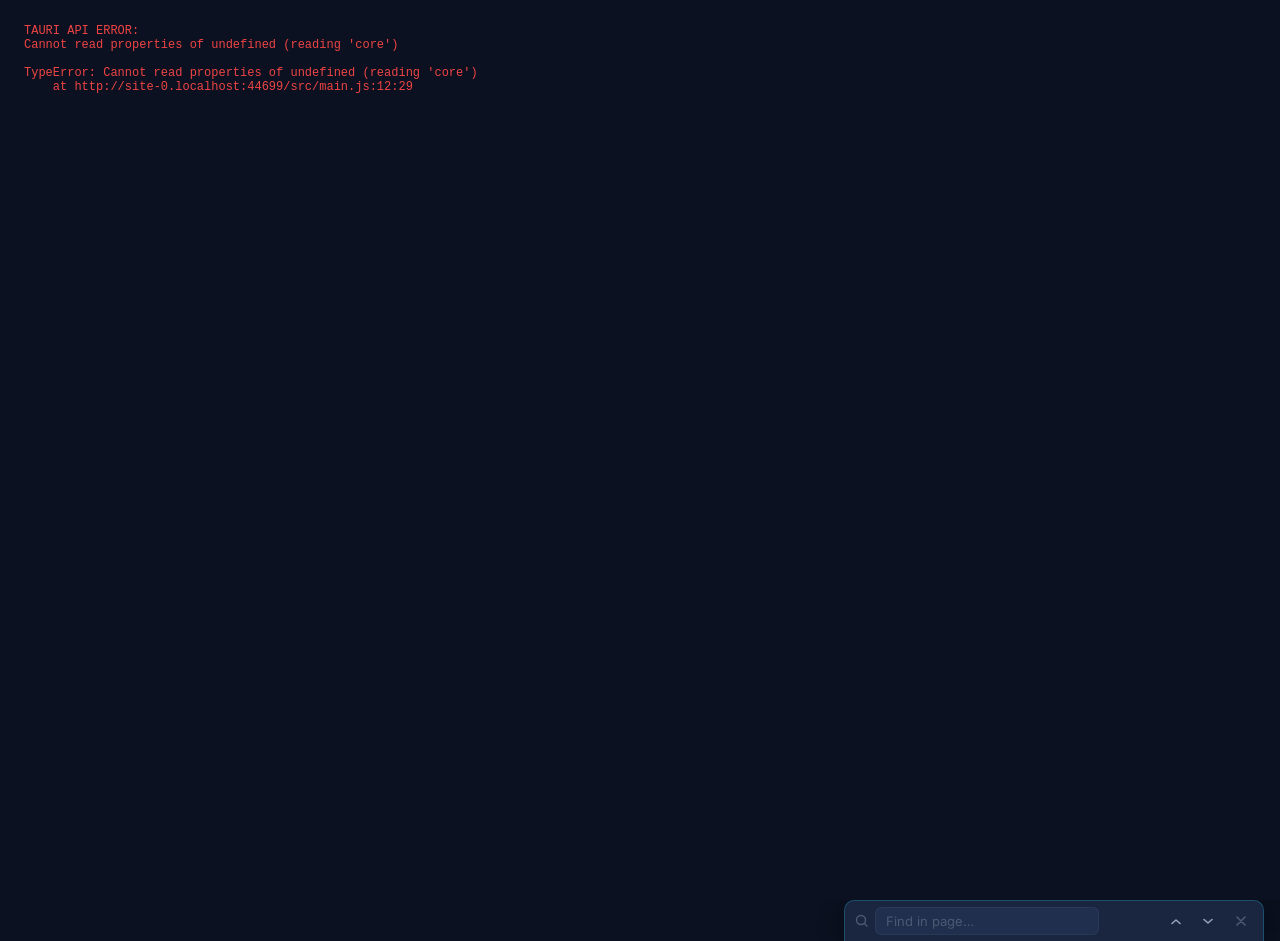
<file: src/index.html>
<!DOCTYPE html>
<html lang="es">
<head>
  <meta charset="UTF-8" />
  <meta name="viewport" content="width=device-width, initial-scale=1.0" />
  <title>Nexcape</title>
  <meta name="description" content="Nexcape Browser — Explore the web, not be watched by it." />
  <link rel="stylesheet" href="styles.css" />
</head>
<body>
  <div id="app">

    <!-- ── Tab Bar ──────────────────────────────────────── -->
    <div id="tab-bar" role="tablist" aria-label="Browser tabs">
      <!-- Tabs rendered by JS -->
      <button id="tab-new-btn" class="tab-new-btn" title="New tab (Ctrl+T)" aria-label="Open new tab">
        <svg width="13" height="13" viewBox="0 0 13 13" fill="none">
          <path d="M6.5 1v11M1 6.5h11" stroke="currentColor" stroke-width="1.8" stroke-linecap="round"/>
        </svg>
      </button>
    </div>

    <!-- ── Toolbar ──────────────────────────────────────── -->
    <div id="toolbar" role="toolbar" aria-label="Navigation toolbar">

      <!-- Nav group -->
      <div class="toolbar-group nav-group">
        <button id="btn-back" class="nav-btn" title="Go back (Alt+←)" aria-label="Go back" disabled>
          <svg width="16" height="16" viewBox="0 0 16 16" fill="none">
            <path d="M10 3L5 8l5 5" stroke="currentColor" stroke-width="1.8" stroke-linecap="round" stroke-linejoin="round"/>
          </svg>
        </button>
        <button id="btn-forward" class="nav-btn" title="Go forward (Alt+→)" aria-label="Go forward" disabled>
          <svg width="16" height="16" viewBox="0 0 16 16" fill="none">
            <path d="M6 3l5 5-5 5" stroke="currentColor" stroke-width="1.8" stroke-linecap="round" stroke-linejoin="round"/>
          </svg>
        </button>
        <button id="btn-reload" class="nav-btn reload-btn" title="Reload (F5)" aria-label="Reload page">
          <svg width="15" height="15" viewBox="0 0 15 15" fill="none">
            <path d="M13 2.5A6.5 6.5 0 1 1 8 1" stroke="currentColor" stroke-width="1.7" stroke-linecap="round"/>
            <path d="M8 1l2.5 2.5L8 6" stroke="currentColor" stroke-width="1.7" stroke-linecap="round" stroke-linejoin="round"/>
          </svg>
        </button>
        <button id="btn-home" class="nav-btn" title="New tab" aria-label="Home">
          <svg width="15" height="15" viewBox="0 0 15 15" fill="none">
            <path d="M1.5 6.5L7.5 1.5l6 5V13a.5.5 0 0 1-.5.5h-3.5v-4h-4v4H2a.5.5 0 0 1-.5-.5V6.5z" stroke="currentColor" stroke-width="1.5" stroke-linejoin="round"/>
          </svg>
        </button>
      </div>

      <!-- Address bar -->
      <div id="address-bar-wrap">
        <button class="address-bar-security" id="security-btn" aria-label="Site security info" tabindex="-1">
          <svg id="security-icon" width="12" height="12" viewBox="0 0 12 12" fill="none">
            <path d="M6 1L2 3v3c0 2.2 1.7 4.3 4 4.8C8.3 10.3 10 8.2 10 6V3L6 1z" stroke="currentColor" stroke-width="1.3" stroke-linejoin="round"/>
          </svg>
        </button>
        <input
          id="address-bar"
          type="text"
          placeholder="Search or enter a URL..."
          autocomplete="off"
          spellcheck="false"
          aria-label="Address bar"
          role="combobox"
          aria-autocomplete="list"
          aria-controls="suggestions"
          aria-expanded="false"
        />
        <span id="zoom-indicator" class="zoom-indicator" hidden>100%</span>
        <button id="btn-bookmark" class="address-bar-bookmark" title="Bookmark this page (Ctrl+D)" aria-label="Add bookmark">
          <svg width="14" height="14" viewBox="0 0 14 14" fill="none">
            <path id="bookmark-path" d="M3 2h8a.5.5 0 0 1 .5.5v10l-4.5-3-4.5 3V2.5A.5.5 0 0 1 3 2z" stroke="currentColor" stroke-width="1.4" stroke-linejoin="round"/>
          </svg>
        </button>
        <div id="suggestions" role="listbox" aria-label="Suggestions"></div>
      </div>

      <!-- Right-side buttons -->
      <div class="toolbar-right">
        <button id="btn-find" class="nav-btn" title="Find in page (Ctrl+F)" aria-label="Find in page">
          <svg width="15" height="15" viewBox="0 0 15 15" fill="none">
            <circle cx="6.5" cy="6.5" r="4.5" stroke="currentColor" stroke-width="1.4"/>
            <path d="M10 10l3 3" stroke="currentColor" stroke-width="1.4" stroke-linecap="round"/>
          </svg>
        </button>
        <div class="toolbar-separator"></div>
        <button id="btn-sidebar" class="nav-btn" title="Bookmarks &amp; History" aria-label="Toggle sidebar">
          <svg width="15" height="15" viewBox="0 0 15 15" fill="none">
            <rect x="1.5" y="2" width="12" height="11" rx="1.5" stroke="currentColor" stroke-width="1.4"/>
            <path d="M6 2v11" stroke="currentColor" stroke-width="1.4"/>
            <path d="M8.5 5.5h3M8.5 7.5h3M8.5 9.5h2" stroke="currentColor" stroke-width="1.2" stroke-linecap="round"/>
          </svg>
        </button>
        <button id="btn-settings" class="nav-btn" title="Settings" aria-label="Settings">
          <svg width="15" height="15" viewBox="0 0 15 15" fill="none">
            <circle cx="7.5" cy="7.5" r="2" stroke="currentColor" stroke-width="1.4"/>
            <path d="M7.5 1.5v1M7.5 12.5v1M1.5 7.5h1M12.5 7.5h1M3.4 3.4l.7.7M10.9 10.9l.7.7M3.4 11.6l.7-.7M10.9 4.1l.7-.7" stroke="currentColor" stroke-width="1.4" stroke-linecap="round"/>
          </svg>
        </button>
      </div>
    </div>

    <!-- ── Progress Bar ─────────────────────────────────── -->
    <div id="progress-bar" role="progressbar" aria-hidden="true"></div>

    <!-- ── Content Area ─────────────────────────────────── -->
    <div id="content">
      <div id="no-tabs-placeholder" class="visible">
        <div style="font-size:40px;opacity:0.2">🌌</div>
        <p style="color:var(--text-muted);font-size:13px">Press Ctrl+T to open a new tab</p>
      </div>
    </div>

    <!-- ── Find Bar ──────────────────────────────────────── -->
    <div id="find-bar" hidden aria-label="Find in page">
      <svg class="find-bar-icon" width="14" height="14" viewBox="0 0 14 14" fill="none">
        <circle cx="6" cy="6" r="4.5" stroke="currentColor" stroke-width="1.4"/>
        <path d="M9.5 9.5l2.5 2.5" stroke="currentColor" stroke-width="1.4" stroke-linecap="round"/>
      </svg>
      <input id="find-input" type="text" placeholder="Find in page…" autocomplete="off" spellcheck="false" />
      <span id="find-count" class="find-count"></span>
      <button id="find-prev" class="find-nav-btn" title="Previous (Shift+Enter)">
        <svg width="10" height="7" viewBox="0 0 10 7" fill="none">
          <path d="M1 5.5L5 2l4 3.5" stroke="currentColor" stroke-width="1.6" stroke-linecap="round" stroke-linejoin="round"/>
        </svg>
      </button>
      <button id="find-next" class="find-nav-btn" title="Next (Enter)">
        <svg width="10" height="7" viewBox="0 0 10 7" fill="none">
          <path d="M1 1.5L5 5l4-3.5" stroke="currentColor" stroke-width="1.6" stroke-linecap="round" stroke-linejoin="round"/>
        </svg>
      </button>
      <button id="find-close" class="find-close-btn" title="Close (Esc)">
        <svg width="10" height="10" viewBox="0 0 10 10" fill="none">
          <path d="M1 1l8 8M9 1L1 9" stroke="currentColor" stroke-width="1.6" stroke-linecap="round"/>
        </svg>
      </button>
    </div>

    <!-- ── Sidebar ───────────────────────────────────────── -->
    <aside id="sidebar" aria-label="Bookmarks and History">
      <div class="sidebar-header">
        <div class="sidebar-tabs">
          <button id="sidebar-tab-bookmarks" class="sidebar-tab-btn active">Bookmarks</button>
          <button id="sidebar-tab-history" class="sidebar-tab-btn">History</button>
        </div>
        <button class="sidebar-close" id="sidebar-close-btn" title="Close sidebar" aria-label="Close sidebar">✕</button>
      </div>
      <div class="sidebar-content" id="sidebar-content">
        <div class="sidebar-empty" id="sidebar-empty">
          <div class="sidebar-empty-icon">🔖</div>
          <p>No bookmarks yet</p>
        </div>
      </div>
    </aside>

    <!-- ── Toast ─────────────────────────────────────────── -->
    <div id="toast" class="toast" role="status" aria-live="polite" hidden></div>

  </div>

  <!-- Error display for debugging -->
  <div id="err-display" style="display:none;position:fixed;top:0;left:0;right:0;bottom:0;background:#0B1120;color:#ef4444;padding:24px;font-family:monospace;font-size:12px;z-index:9999;overflow:auto;white-space:pre-wrap;"></div>
  <script>
    window.onerror = function(msg, src, line, col, err) {
      var d = document.getElementById('err-display');
      d.style.display = 'block';
      d.textContent = 'RUNTIME ERROR\n' + msg + '\nFile: ' + src + '\nLine: ' + line + '\n\n' + (err ? err.stack : '');
      return false;
    };
    window.onunhandledrejection = function(e) {
      var d = document.getElementById('err-display');
      d.style.display = 'block';
      d.textContent = (d.textContent || '') + '\nUNHANDLED PROMISE REJECTION\n' + (e.reason ? (e.reason.stack || e.reason.message || String(e.reason)) : String(e));
    };
  </script>
  <script type="module" src="main.js"></script>
</body>
</html>
</file>
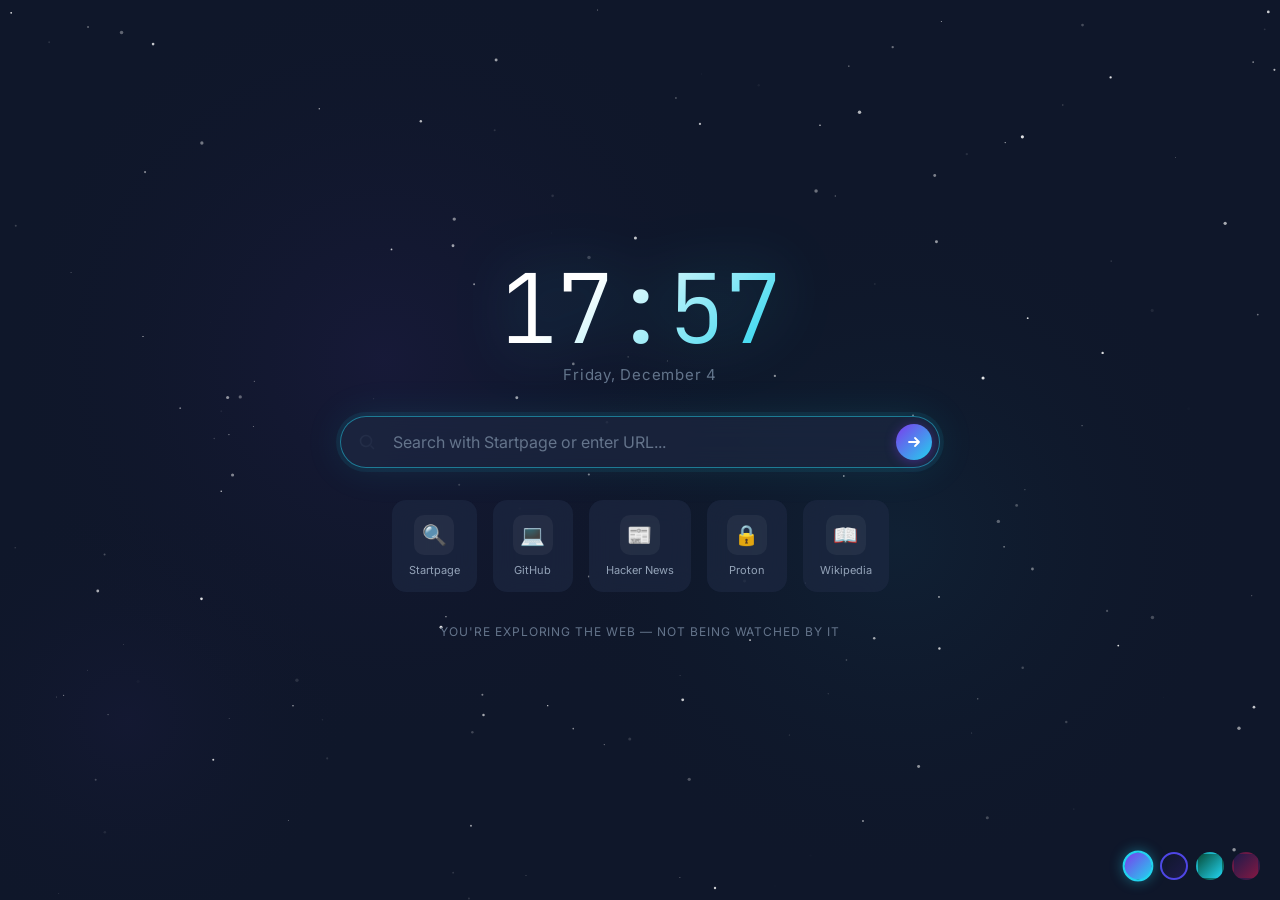
<file: src/pages/new-tab.html>
<!DOCTYPE html>
<html lang="es">
<head>
  <meta charset="UTF-8" />
  <meta name="viewport" content="width=device-width, initial-scale=1.0" />
  <title>New Tab — Nexcape</title>
  <link rel="preconnect" href="https://fonts.googleapis.com" />
  <link rel="preconnect" href="https://fonts.gstatic.com" crossorigin />
  <link href="https://fonts.googleapis.com/css2?family=Inter:wght@300;400;500;600&family=JetBrains+Mono:wght@300&display=swap" rel="stylesheet" />
  <style>
    *, *::before, *::after { box-sizing: border-box; margin: 0; padding: 0; }

    :root {
      --bg:     #0F172A;
      --purple: #7C3AED;
      --cyan:   #22D3EE;
      --text:   #F1F5F9;
      --muted:  #64748B;
      --glass:  rgba(30,42,69,0.6);
      --border: rgba(34,211,238,0.15);
    }

    html, body {
      width: 100%; height: 100%;
      background: var(--bg);
      color: var(--text);
      font-family: 'Inter', sans-serif;
      overflow: hidden;
    }

    /* ── Background Canvas ── */
    #bg-canvas {
      position: fixed;
      inset: 0;
      z-index: 0;
    }

    /* ── Background Image overlay ── */
    #bg-image {
      position: fixed;
      inset: 0;
      z-index: 1;
      background-size: cover;
      background-position: center;
      opacity: 0;
      transition: opacity 1s ease;
    }
    #bg-image.loaded { opacity: 0.35; }

    /* ── Main Content ── */
    #newtab {
      position: relative;
      z-index: 10;
      display: flex;
      flex-direction: column;
      align-items: center;
      justify-content: center;
      height: 100vh;
      gap: 32px;
      padding: 20px;
    }

    /* ── Clock ── */
    #clock-wrap {
      text-align: center;
      animation: fadeUp 0.6s ease both;
    }

    #clock {
      font-family: 'JetBrains Mono', monospace;
      font-size: clamp(52px, 10vw, 96px);
      font-weight: 300;
      letter-spacing: -0.02em;
      background: linear-gradient(135deg, #fff 30%, var(--cyan) 100%);
      -webkit-background-clip: text;
      -webkit-text-fill-color: transparent;
      background-clip: text;
      line-height: 1;
      filter: drop-shadow(0 0 30px rgba(34,211,238,0.3));
    }

    #date {
      margin-top: 8px;
      font-size: 15px;
      font-weight: 400;
      color: var(--muted);
      letter-spacing: 0.05em;
    }

    /* ── Search Bar ── */
    #search-wrap {
      width: min(600px, 90vw);
      position: relative;
      animation: fadeUp 0.6s 0.1s ease both;
    }

    #search-input {
      width: 100%;
      height: 52px;
      background: var(--glass);
      border: 1px solid var(--border);
      border-radius: 26px;
      padding: 0 56px 0 52px;
      color: var(--text);
      font-family: 'Inter', sans-serif;
      font-size: 16px;
      outline: none;
      backdrop-filter: blur(20px);
      -webkit-backdrop-filter: blur(20px);
      transition: border-color 0.2s, box-shadow 0.2s;
      caret-color: var(--cyan);
    }

    #search-input:focus {
      border-color: rgba(34,211,238,0.5);
      box-shadow: 0 0 0 4px rgba(34,211,238,0.08), 0 0 40px rgba(34,211,238,0.1);
    }

    #search-input::placeholder { color: var(--muted); }

    .search-icon {
      position: absolute;
      left: 18px;
      top: 50%;
      transform: translateY(-50%);
      color: var(--muted);
      pointer-events: none;
    }

    #search-btn {
      position: absolute;
      right: 8px;
      top: 50%;
      transform: translateY(-50%);
      width: 36px;
      height: 36px;
      border-radius: 50%;
      background: linear-gradient(135deg, var(--purple), var(--cyan));
      border: none;
      cursor: pointer;
      display: flex;
      align-items: center;
      justify-content: center;
      color: white;
      font-size: 14px;
      transition: transform 0.2s, box-shadow 0.2s;
      box-shadow: 0 2px 12px rgba(124,58,237,0.4);
    }

    #search-btn:hover {
      transform: translateY(-50%) scale(1.08);
      box-shadow: 0 4px 20px rgba(34,211,238,0.4);
    }

    /* ── Speed Dial ── */
    #speed-dial {
      display: flex;
      gap: 16px;
      flex-wrap: wrap;
      justify-content: center;
      max-width: 700px;
      animation: fadeUp 0.6s 0.2s ease both;
    }

    .dial-item {
      display: flex;
      flex-direction: column;
      align-items: center;
      gap: 8px;
      cursor: pointer;
      padding: 14px 16px;
      border-radius: 14px;
      background: var(--glass);
      border: 1px solid transparent;
      transition: all 0.2s ease;
      min-width: 80px;
      backdrop-filter: blur(12px);
      -webkit-backdrop-filter: blur(12px);
      text-decoration: none;
    }

    .dial-item:hover {
      border-color: var(--border);
      background: rgba(36,51,84,0.8);
      transform: translateY(-3px);
      box-shadow: 0 8px 24px rgba(0,0,0,0.3), 0 0 12px rgba(34,211,238,0.08);
    }

    .dial-icon {
      width: 40px;
      height: 40px;
      border-radius: 10px;
      display: flex;
      align-items: center;
      justify-content: center;
      font-size: 20px;
      background: rgba(255,255,255,0.05);
    }

    .dial-label {
      font-size: 11px;
      color: #94A3B8;
      text-align: center;
      max-width: 70px;
      white-space: nowrap;
      overflow: hidden;
      text-overflow: ellipsis;
    }

    /* ── Privacy tagline ── */
    #tagline {
      font-size: 12px;
      color: var(--muted);
      letter-spacing: 0.08em;
      text-transform: uppercase;
      opacity: 0.7;
      animation: fadeUp 0.6s 0.3s ease both;
    }

    /* ── Bg picker ── */
    #bg-picker {
      position: fixed;
      bottom: 20px;
      right: 20px;
      display: flex;
      gap: 8px;
      z-index: 20;
      animation: fadeUp 0.6s 0.4s ease both;
    }

    .bg-opt {
      width: 28px;
      height: 28px;
      border-radius: 50%;
      border: 2px solid transparent;
      cursor: pointer;
      transition: all 0.2s ease;
      outline: none;
    }

    .bg-opt:hover, .bg-opt.active {
      border-color: var(--cyan);
      transform: scale(1.1);
      box-shadow: 0 0 12px rgba(34,211,238,0.4);
    }

    .bg-opt[data-bg="nebula"]  { background: linear-gradient(135deg,#7C3AED,#22D3EE); }
    .bg-opt[data-bg="cosmos"]  { background: linear-gradient(135deg,#0F172A,#1e1b4b); border-color: #4f46e5; }
    .bg-opt[data-bg="aurora"]  { background: linear-gradient(135deg,#064e3b,#22D3EE); }
    .bg-opt[data-bg="midnight"]{ background: linear-gradient(135deg,#1e1b4b,#831843); }

    /* ── Animations ── */
    @keyframes fadeUp {
      from { opacity: 0; transform: translateY(16px); }
      to   { opacity: 1; transform: translateY(0); }
    }
  </style>
</head>
<body>

<canvas id="bg-canvas"></canvas>
<div id="bg-image"></div>

<main id="newtab">

  <!-- Clock -->
  <div id="clock-wrap">
    <div id="clock">00:00</div>
    <div id="date">Thursday, January 1</div>
  </div>

  <!-- Search -->
  <div id="search-wrap">
    <svg class="search-icon" width="18" height="18" viewBox="0 0 18 18" fill="none">
      <circle cx="8" cy="8" r="5.5" stroke="#64748B" stroke-width="1.5"/>
      <path d="M13 13l2.5 2.5" stroke="#64748B" stroke-width="1.5" stroke-linecap="round"/>
    </svg>
    <input id="search-input" type="text" placeholder="Search with Startpage or enter URL..." autocomplete="off" />
    <button id="search-btn" aria-label="Search">
      <svg width="14" height="14" viewBox="0 0 14 14" fill="none">
        <path d="M2 7h10M8 3l4 4-4 4" stroke="white" stroke-width="1.8" stroke-linecap="round" stroke-linejoin="round"/>
      </svg>
    </button>
  </div>

  <!-- Speed Dial -->
  <div id="speed-dial">
    <a class="dial-item" href="https://www.startpage.com" id="dial-startpage">
      <div class="dial-icon">🔍</div>
      <span class="dial-label">Startpage</span>
    </a>
    <a class="dial-item" href="https://github.com" id="dial-github">
      <div class="dial-icon">💻</div>
      <span class="dial-label">GitHub</span>
    </a>
    <a class="dial-item" href="https://news.ycombinator.com" id="dial-hn">
      <div class="dial-icon">📰</div>
      <span class="dial-label">Hacker News</span>
    </a>
    <a class="dial-item" href="https://proton.me" id="dial-proton">
      <div class="dial-icon">🔒</div>
      <span class="dial-label">Proton</span>
    </a>
    <a class="dial-item" href="https://wikipedia.org" id="dial-wiki">
      <div class="dial-icon">📖</div>
      <span class="dial-label">Wikipedia</span>
    </a>
  </div>

  <!-- Privacy tagline -->
  <p id="tagline">You're exploring the web — not being watched by it</p>

</main>

<!-- Background picker -->
<div id="bg-picker" aria-label="Background theme">
  <button class="bg-opt active" data-bg="nebula" title="Nebula" aria-label="Nebula theme"></button>
  <button class="bg-opt" data-bg="cosmos" title="Cosmos" aria-label="Cosmos theme"></button>
  <button class="bg-opt" data-bg="aurora" title="Aurora" aria-label="Aurora theme"></button>
  <button class="bg-opt" data-bg="midnight" title="Midnight" aria-label="Midnight theme"></button>
</div>

<script>
// ── Clock ──────────────────────────────────────────────────────────────────
const clockEl = document.getElementById('clock');
const dateEl  = document.getElementById('date');

function updateClock() {
  const now = new Date();
  const h = String(now.getHours()).padStart(2, '0');
  const m = String(now.getMinutes()).padStart(2, '0');
  clockEl.textContent = `${h}:${m}`;

  const opts = { weekday: 'long', month: 'long', day: 'numeric' };
  dateEl.textContent = now.toLocaleDateString('en-US', opts);
}
updateClock();
setInterval(updateClock, 1000);

// ── Search ─────────────────────────────────────────────────────────────────
const searchInput = document.getElementById('search-input');
const searchBtn   = document.getElementById('search-btn');
const SEARCH_ENGINE = 'https://www.startpage.com/search?q=';
const emit = window.__TAURI__?.event?.emit;

function resolveSearchTarget(query) {
  const looksLikeUrl = /^(https?:\/\/|localhost)/.test(query) || (/^[^\s/]+\.[a-z]{2,}(:\d+)?(\/|$)/i.test(query) && !/\s/.test(query));
  return looksLikeUrl
    ? (query.startsWith('http') ? query : (query.startsWith('localhost') ? `http://${query}` : `https://${query}`))
    : `${SEARCH_ENGINE}${encodeURIComponent(query)}`;
}

async function requestNavigation(target, fallbackUrl) {
  if (emit) {
    try {
      await emit('nexcape:navigate', target);
      return;
    } catch (_) {}
  }

  window.location.href = fallbackUrl || resolveSearchTarget(target);
}

function doSearch() {
  const query = searchInput.value.trim();
  if (!query) return;
  requestNavigation(query, resolveSearchTarget(query));
}

searchInput.addEventListener('keydown', e => { if (e.key === 'Enter') doSearch(); });
searchBtn.addEventListener('click', doSearch);
searchInput.focus();

// ── Speed Dial links – navigate in same webview ─────────────────────────
document.querySelectorAll('.dial-item').forEach(a => {
  a.addEventListener('click', e => {
    e.preventDefault();
    requestNavigation(a.href, a.href);
  });
});

// ── Background canvas (nebula particles) ──────────────────────────────────
const canvas = document.getElementById('bg-canvas');
const ctx    = canvas.getContext('2d');
let stars = [];

const THEMES = {
  nebula:   { bg: '#0F172A', accent1: '#7C3AED', accent2: '#22D3EE' },
  cosmos:   { bg: '#080B1A', accent1: '#4f46e5', accent2: '#818CF8' },
  aurora:   { bg: '#040D12', accent1: '#065F46', accent2: '#22D3EE' },
  midnight: { bg: '#0a0715', accent1: '#7C3AED', accent2: '#EC4899' },
};

let currentTheme = THEMES.nebula;

function resizeCanvas() {
  canvas.width  = window.innerWidth;
  canvas.height = window.innerHeight;
  initStars();
}

function initStars() {
  stars = Array.from({ length: 160 }, () => ({
    x:    Math.random() * canvas.width,
    y:    Math.random() * canvas.height,
    r:    Math.random() * 1.5 + 0.3,
    a:    Math.random(),
    da:   (Math.random() - 0.5) * 0.006,
    vx:   (Math.random() - 0.5) * 0.08,
    vy:   (Math.random() - 0.5) * 0.08,
  }));
}

function drawNebula() {
  // Large blobs
  const blobs = [
    { x: canvas.width * 0.3, y: canvas.height * 0.4, r: canvas.width * 0.35, color: currentTheme.accent1, a: 0.07 },
    { x: canvas.width * 0.7, y: canvas.height * 0.6, r: canvas.width * 0.3,  color: currentTheme.accent2, a: 0.05 },
    { x: canvas.width * 0.1, y: canvas.height * 0.8, r: canvas.width * 0.2,  color: currentTheme.accent1, a: 0.04 },
  ];
  blobs.forEach(b => {
    const g = ctx.createRadialGradient(b.x, b.y, 0, b.x, b.y, b.r);
    g.addColorStop(0, b.color + Math.round(b.a * 255).toString(16).padStart(2,'0'));
    g.addColorStop(1, 'transparent');
    ctx.fillStyle = g;
    ctx.beginPath();
    ctx.arc(b.x, b.y, b.r, 0, Math.PI * 2);
    ctx.fill();
  });
}

function animate() {
  ctx.fillStyle = currentTheme.bg;
  ctx.fillRect(0, 0, canvas.width, canvas.height);
  drawNebula();

  stars.forEach(s => {
    s.a += s.da;
    if (s.a <= 0 || s.a >= 1) s.da *= -1;
    s.x += s.vx;
    s.y += s.vy;
    if (s.x < 0) s.x = canvas.width;
    if (s.x > canvas.width) s.x = 0;
    if (s.y < 0) s.y = canvas.height;
    if (s.y > canvas.height) s.y = 0;

    ctx.beginPath();
    ctx.arc(s.x, s.y, s.r, 0, Math.PI * 2);
    ctx.fillStyle = `rgba(255,255,255,${s.a * 0.9})`;
    ctx.fill();
  });

  requestAnimationFrame(animate);
}

window.addEventListener('resize', resizeCanvas);
resizeCanvas();
animate();

// ── Background theme picker ───────────────────────────────────────────────
document.querySelectorAll('.bg-opt').forEach(btn => {
  btn.addEventListener('click', () => {
    document.querySelectorAll('.bg-opt').forEach(b => b.classList.remove('active'));
    btn.classList.add('active');
    const theme = btn.dataset.bg;
    currentTheme = THEMES[theme] || THEMES.nebula;
    localStorage.setItem('nexcape_bg_theme', theme);
  });
});

// Restore saved theme
const savedTheme = localStorage.getItem('nexcape_bg_theme');
if (savedTheme && THEMES[savedTheme]) {
  currentTheme = THEMES[savedTheme];
  document.querySelectorAll('.bg-opt').forEach(b => {
    b.classList.toggle('active', b.dataset.bg === savedTheme);
  });
}
</script>

</body>
</html>
</file>
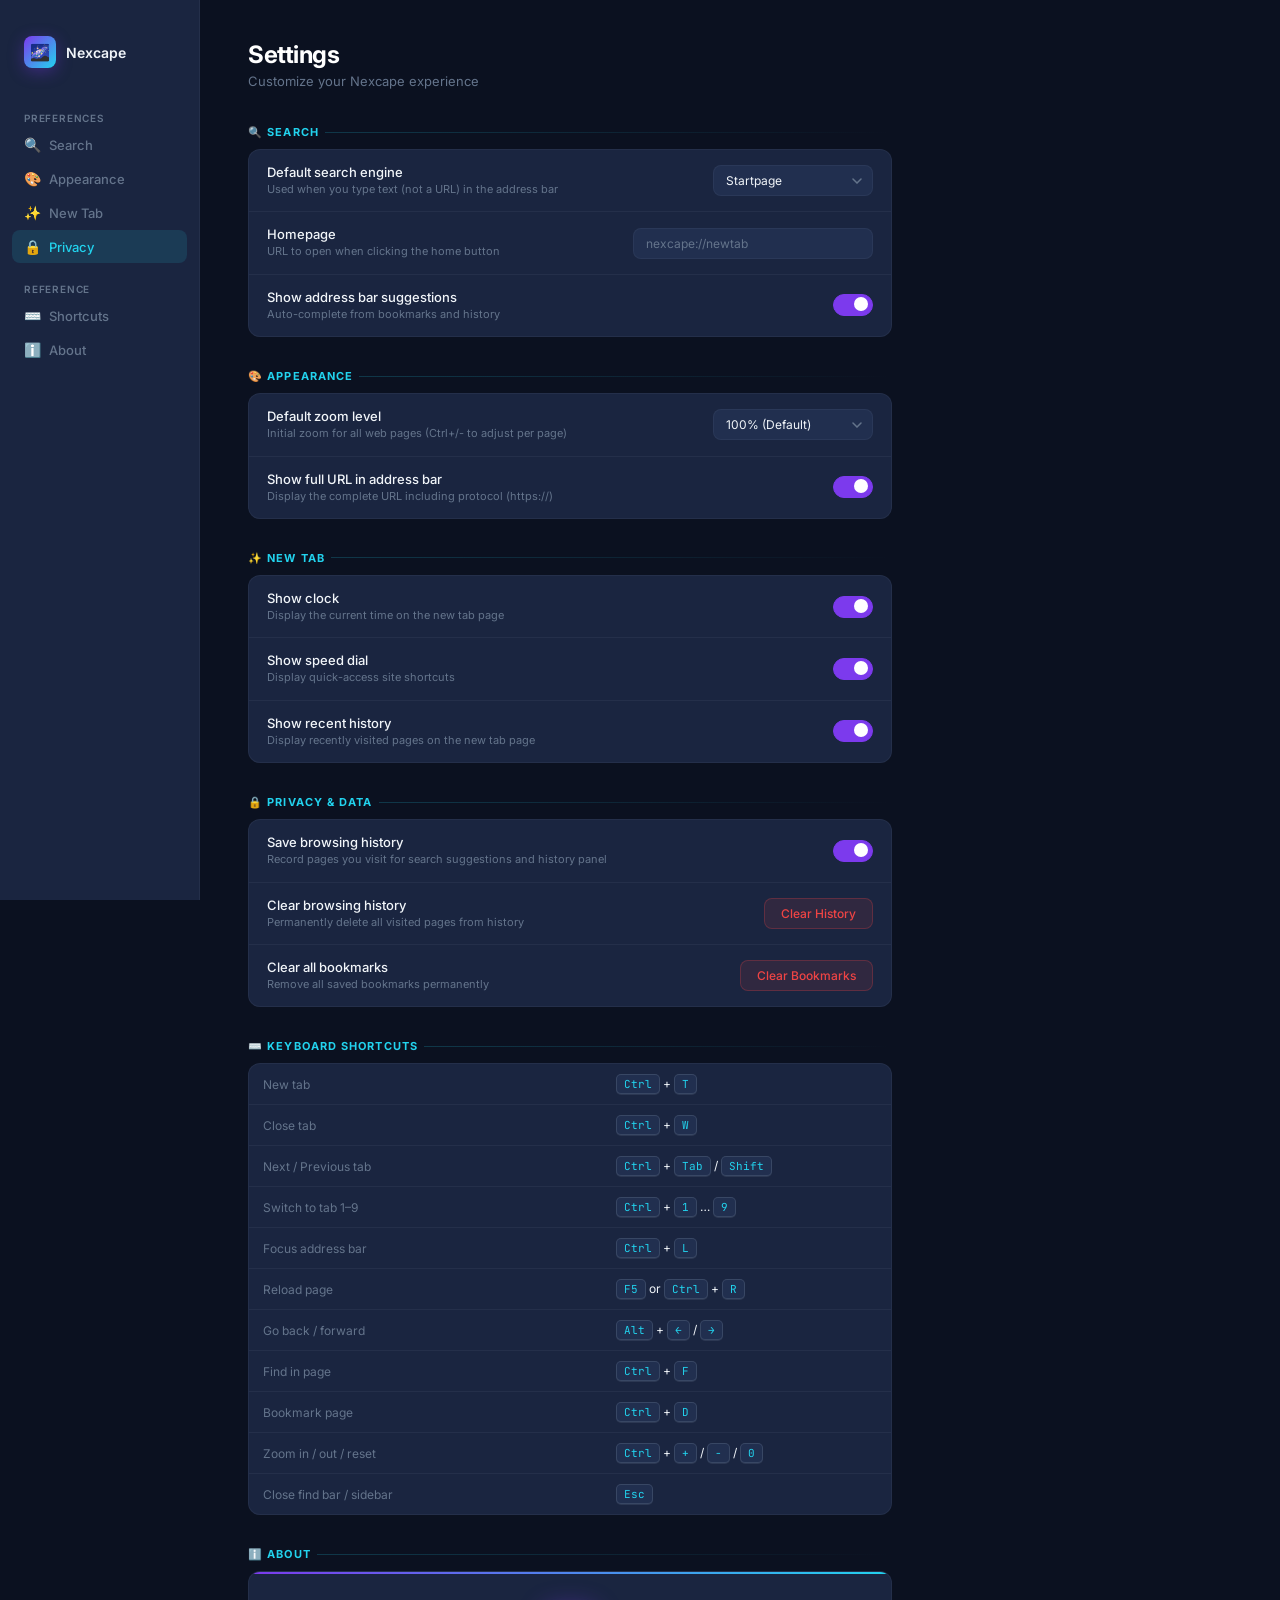
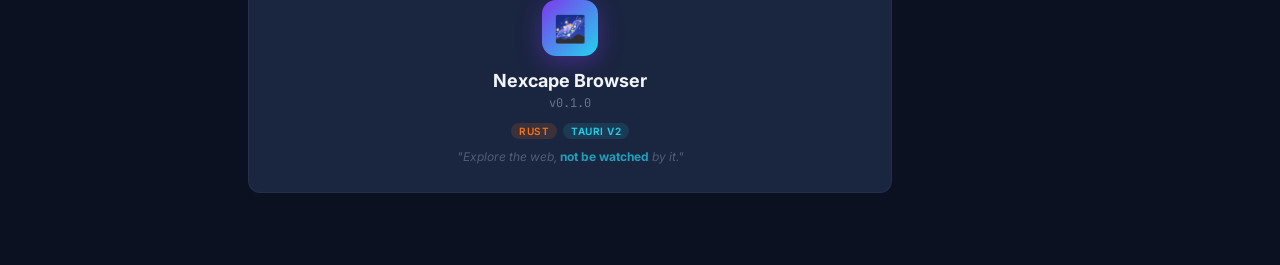
<file: src/pages/settings.html>
<!DOCTYPE html>
<html lang="en">
<head>
  <meta charset="UTF-8" />
  <meta name="viewport" content="width=device-width, initial-scale=1.0" />
  <title>Settings — Nexcape</title>
  <link rel="preconnect" href="https://fonts.googleapis.com" />
  <link href="https://fonts.googleapis.com/css2?family=Inter:wght@300;400;500;600&family=JetBrains+Mono:wght@400;500&display=swap" rel="stylesheet" />
  <style>
    *, *::before, *::after { box-sizing: border-box; margin: 0; padding: 0; }

    :root {
      --bg:      #0B1120;
      --surface: #1A2540;
      --raised:  #212F4F;
      --hover:   #263660;
      --purple:  #7C3AED;
      --purple2: #9B67F5;
      --cyan:    #22D3EE;
      --green:   #10B981;
      --red:     #EF4444;
      --yellow:  #F59E0B;
      --text:    #F1F5F9;
      --muted:   #64748B;
      --border:  rgba(148,163,184,0.08);
      --bordera: rgba(34,211,238,0.2);
      --cdim:    rgba(34,211,238,0.12);
      --pdim:    rgba(124,58,237,0.18);
    }

    html, body {
      background: var(--bg);
      color: var(--text);
      font-family: 'Inter', sans-serif;
      font-size: 14px;
      min-height: 100vh;
      scroll-behavior: smooth;
    }

    /* Layout */
    .layout {
      display: flex;
      min-height: 100vh;
    }

    /* Sidebar Nav */
    .nav {
      width: 200px;
      flex-shrink: 0;
      background: var(--surface);
      border-right: 1px solid var(--border);
      padding: 32px 12px;
      position: sticky;
      top: 0;
      height: 100vh;
      overflow-y: auto;
    }

    .nav-logo {
      display: flex;
      align-items: center;
      gap: 10px;
      padding: 4px 12px 24px;
    }

    .nav-logo-mark {
      width: 32px;
      height: 32px;
      border-radius: 8px;
      background: linear-gradient(135deg, var(--purple), var(--cyan));
      display: flex;
      align-items: center;
      justify-content: center;
      font-size: 16px;
      box-shadow: 0 4px 16px rgba(124,58,237,0.35);
      flex-shrink: 0;
    }

    .nav-logo-text { font-size: 14px; font-weight: 600; }

    .nav-section-label {
      font-size: 10px;
      font-weight: 600;
      text-transform: uppercase;
      letter-spacing: 0.08em;
      color: var(--muted);
      padding: 8px 12px 4px;
      margin-top: 12px;
    }

    .nav-link {
      display: flex;
      align-items: center;
      gap: 8px;
      padding: 8px 12px;
      border-radius: 8px;
      font-size: 13px;
      font-weight: 500;
      color: var(--muted);
      cursor: pointer;
      text-decoration: none;
      transition: all 0.15s;
      margin-bottom: 1px;
    }

    .nav-link:hover, .nav-link.active {
      background: var(--raised);
      color: var(--text);
    }

    .nav-link.active { color: var(--cyan); background: var(--cdim); }

    .nav-link-icon { font-size: 14px; }

    /* Main content */
    .main {
      flex: 1;
      padding: 40px 48px;
      max-width: 740px;
    }

    .page-title {
      font-size: 24px;
      font-weight: 700;
      letter-spacing: -0.02em;
      background: linear-gradient(135deg, #fff 30%, var(--cyan));
      -webkit-background-clip: text;
      -webkit-text-fill-color: transparent;
      background-clip: text;
      margin-bottom: 4px;
    }

    .page-sub {
      font-size: 13px;
      color: var(--muted);
      margin-bottom: 36px;
    }

    /* Sections */
    .section {
      margin-bottom: 32px;
      scroll-margin-top: 20px;
    }

    .section-title {
      font-size: 11px;
      font-weight: 700;
      text-transform: uppercase;
      letter-spacing: 0.1em;
      color: var(--cyan);
      margin-bottom: 10px;
      display: flex;
      align-items: center;
      gap: 6px;
    }

    .section-title::after {
      content: '';
      flex: 1;
      height: 1px;
      background: linear-gradient(to right, var(--bordera), transparent);
    }

    .card {
      background: var(--surface);
      border: 1px solid var(--border);
      border-radius: 12px;
      overflow: hidden;
    }

    /* Setting row */
    .row {
      display: flex;
      align-items: center;
      justify-content: space-between;
      padding: 14px 18px;
      border-bottom: 1px solid var(--border);
      gap: 16px;
      transition: background 0.15s;
    }

    .row:last-child { border-bottom: none; }
    .row:hover { background: rgba(255,255,255,0.02); }

    .row-info { flex: 1; min-width: 0; }
    .row-label { font-size: 13px; font-weight: 500; color: var(--text); }
    .row-desc  { font-size: 11px; color: var(--muted); margin-top: 2px; line-height: 1.4; }
    .row-control { flex-shrink: 0; }

    /* Toggle */
    .toggle { position: relative; width: 40px; height: 22px; cursor: pointer; display: block; }
    .toggle input { display: none; }
    .toggle-track {
      position: absolute; inset: 0;
      border-radius: 11px;
      background: var(--raised);
      border: 1px solid var(--border);
      transition: background 0.2s, border-color 0.2s;
    }
    .toggle input:checked + .toggle-track {
      background: var(--purple);
      border-color: var(--purple);
    }
    .toggle-thumb {
      position: absolute; top: 3px; left: 3px;
      width: 14px; height: 14px;
      border-radius: 50%;
      background: #fff;
      transition: transform 0.2s cubic-bezier(0.34,1.56,0.64,1);
    }
    .toggle input:checked ~ .toggle-thumb { transform: translateX(18px); }

    /* Select */
    select {
      background: var(--raised);
      border: 1px solid var(--border);
      border-radius: 8px;
      color: var(--text);
      padding: 7px 32px 7px 12px;
      font-size: 12px;
      font-family: 'Inter', sans-serif;
      cursor: pointer;
      outline: none;
      appearance: none;
      background-image: url("data:image/svg+xml,%3Csvg width='10' height='6' viewBox='0 0 10 6' xmlns='http://www.w3.org/2000/svg'%3E%3Cpath d='M1 1l4 4 4-4' stroke='%2364748B' stroke-width='1.5' stroke-linecap='round' fill='none'/%3E%3C/svg%3E");
      background-repeat: no-repeat;
      background-position: right 10px center;
      transition: border-color 0.15s;
      min-width: 160px;
    }

    select:focus { border-color: rgba(34,211,238,0.4); }

    /* Text input */
    .text-input {
      background: var(--raised);
      border: 1px solid var(--border);
      border-radius: 8px;
      color: var(--text);
      padding: 7px 12px;
      font-size: 12px;
      font-family: 'Inter', sans-serif;
      outline: none;
      transition: border-color 0.15s;
      min-width: 240px;
    }

    .text-input:focus { border-color: rgba(34,211,238,0.4); }
    .text-input::placeholder { color: var(--muted); }

    /* Buttons */
    .btn-danger {
      padding: 7px 16px;
      background: rgba(239,68,68,0.1);
      border: 1px solid rgba(239,68,68,0.25);
      color: var(--red);
      border-radius: 8px;
      font-size: 12px;
      font-weight: 500;
      cursor: pointer;
      font-family: 'Inter', sans-serif;
      transition: all 0.15s;
    }
    .btn-danger:hover { background: rgba(239,68,68,0.2); border-color: var(--red); }

    .btn-secondary {
      padding: 7px 16px;
      background: var(--raised);
      border: 1px solid var(--border);
      color: var(--text);
      border-radius: 8px;
      font-size: 12px;
      font-weight: 500;
      cursor: pointer;
      font-family: 'Inter', sans-serif;
      transition: all 0.15s;
    }
    .btn-secondary:hover { background: var(--hover); border-color: var(--bordera); }

    /* Keyboard shortcuts table */
    .shortcuts-table {
      width: 100%;
      border-collapse: collapse;
    }

    .shortcuts-table tr:last-child td { border-bottom: none; }

    .shortcuts-table td {
      padding: 10px 14px;
      font-size: 12px;
      border-bottom: 1px solid var(--border);
      color: var(--text);
    }

    .shortcuts-table td:first-child { color: var(--muted); width: 55%; }

    kbd {
      display: inline-block;
      padding: 2px 7px;
      background: var(--raised);
      border: 1px solid rgba(148,163,184,0.2);
      border-radius: 5px;
      font-family: 'JetBrains Mono', monospace;
      font-size: 11px;
      color: var(--cyan);
      box-shadow: 0 1px 0 rgba(148,163,184,0.15);
    }

    /* About */
    .about-card {
      background: var(--surface);
      border: 1px solid var(--border);
      border-radius: 12px;
      padding: 28px;
      text-align: center;
      position: relative;
      overflow: hidden;
    }

    .about-card::before {
      content: '';
      position: absolute;
      top: 0; left: 0; right: 0;
      height: 2px;
      background: linear-gradient(90deg, var(--purple), var(--cyan));
    }

    .about-mark {
      width: 56px;
      height: 56px;
      border-radius: 14px;
      background: linear-gradient(135deg, var(--purple), var(--cyan));
      margin: 0 auto 14px;
      display: flex;
      align-items: center;
      justify-content: center;
      font-size: 26px;
      box-shadow: 0 6px 24px rgba(124,58,237,0.4);
    }

    .about-name { font-size: 18px; font-weight: 700; }
    .about-ver  { font-size: 12px; color: var(--muted); margin-top: 4px; font-family: 'JetBrains Mono', monospace; }
    .about-tag  { font-size: 12px; color: var(--muted); margin-top: 10px; font-style: italic; opacity: 0.7; }
    .about-tag strong { color: var(--cyan); font-style: normal; }

    /* Badge */
    .badge {
      display: inline-block;
      padding: 2px 8px;
      border-radius: 99px;
      font-size: 10px;
      font-weight: 600;
      text-transform: uppercase;
      letter-spacing: 0.05em;
    }
    .badge-rust { background: rgba(249,115,22,0.15); color: #f97316; }
    .badge-tauri { background: var(--cdim); color: var(--cyan); }

    .about-badges { margin-top: 12px; display: flex; justify-content: center; gap: 6px; }

    /* Toast */
    #toast {
      position: fixed;
      bottom: 24px;
      left: 50%;
      transform: translateX(-50%) translateY(12px);
      background: var(--surface);
      border: 1px solid rgba(34,211,238,0.3);
      color: var(--cyan);
      padding: 9px 20px;
      border-radius: 99px;
      font-size: 12px;
      font-weight: 500;
      opacity: 0;
      transition: all 0.25s;
      pointer-events: none;
      z-index: 100;
      white-space: nowrap;
    }

    #toast.show { opacity: 1; transform: translateX(-50%) translateY(0); }
    #toast.error { border-color: rgba(239,68,68,0.3); color: var(--red); }

    /* Divider */
    .divider { height: 1px; background: var(--border); margin: 4px 0; }
  </style>
</head>
<body>

<div class="layout">

  <!-- Nav -->
  <nav class="nav">
    <div class="nav-logo">
      <div class="nav-logo-mark">🌌</div>
      <span class="nav-logo-text">Nexcape</span>
    </div>

    <div class="nav-section-label">Preferences</div>
    <a class="nav-link active" href="#search" data-section="search">
      <span class="nav-link-icon">🔍</span> Search
    </a>
    <a class="nav-link" href="#appearance" data-section="appearance">
      <span class="nav-link-icon">🎨</span> Appearance
    </a>
    <a class="nav-link" href="#newtab" data-section="newtab">
      <span class="nav-link-icon">✨</span> New Tab
    </a>
    <a class="nav-link" href="#privacy" data-section="privacy">
      <span class="nav-link-icon">🔒</span> Privacy
    </a>

    <div class="nav-section-label">Reference</div>
    <a class="nav-link" href="#shortcuts" data-section="shortcuts">
      <span class="nav-link-icon">⌨️</span> Shortcuts
    </a>
    <a class="nav-link" href="#about" data-section="about">
      <span class="nav-link-icon">ℹ️</span> About
    </a>
  </nav>

  <!-- Main -->
  <main class="main">
    <h1 class="page-title">Settings</h1>
    <p class="page-sub">Customize your Nexcape experience</p>

    <!-- Search -->
    <div class="section" id="search">
      <div class="section-title">🔍 Search</div>
      <div class="card">
        <div class="row">
          <div class="row-info">
            <div class="row-label">Default search engine</div>
            <div class="row-desc">Used when you type text (not a URL) in the address bar</div>
          </div>
          <div class="row-control">
            <select id="sel-engine">
              <option value="https://www.startpage.com/search?q=">Startpage</option>
              <option value="https://duckduckgo.com/?q=">DuckDuckGo</option>
              <option value="https://search.brave.com/search?q=">Brave Search</option>
              <option value="https://www.google.com/search?q=">Google</option>
              <option value="https://www.bing.com/search?q=">Bing</option>
              <option value="https://search.yahoo.com/search?p=">Yahoo</option>
            </select>
          </div>
        </div>
        <div class="row">
          <div class="row-info">
            <div class="row-label">Homepage</div>
            <div class="row-desc">URL to open when clicking the home button</div>
          </div>
          <div class="row-control">
            <input type="text" class="text-input" id="input-homepage"
              placeholder="nexcape://newtab" />
          </div>
        </div>
        <div class="row">
          <div class="row-info">
            <div class="row-label">Show address bar suggestions</div>
            <div class="row-desc">Auto-complete from bookmarks and history</div>
          </div>
          <div class="row-control">
            <label class="toggle">
              <input type="checkbox" id="tog-suggestions" checked />
              <div class="toggle-track"></div>
              <div class="toggle-thumb"></div>
            </label>
          </div>
        </div>
      </div>
    </div>

    <!-- Appearance -->
    <div class="section" id="appearance">
      <div class="section-title">🎨 Appearance</div>
      <div class="card">
        <div class="row">
          <div class="row-info">
            <div class="row-label">Default zoom level</div>
            <div class="row-desc">Initial zoom for all web pages (Ctrl+/- to adjust per page)</div>
          </div>
          <div class="row-control">
            <select id="sel-zoom">
              <option value="0.75">75%</option>
              <option value="0.9">90%</option>
              <option value="1.0" selected>100% (Default)</option>
              <option value="1.1">110%</option>
              <option value="1.25">125%</option>
              <option value="1.5">150%</option>
            </select>
          </div>
        </div>
        <div class="row">
          <div class="row-info">
            <div class="row-label">Show full URL in address bar</div>
            <div class="row-desc">Display the complete URL including protocol (https://)</div>
          </div>
          <div class="row-control">
            <label class="toggle">
              <input type="checkbox" id="tog-full-url" checked />
              <div class="toggle-track"></div>
              <div class="toggle-thumb"></div>
            </label>
          </div>
        </div>
      </div>
    </div>

    <!-- New Tab -->
    <div class="section" id="newtab">
      <div class="section-title">✨ New Tab</div>
      <div class="card">
        <div class="row">
          <div class="row-info">
            <div class="row-label">Show clock</div>
            <div class="row-desc">Display the current time on the new tab page</div>
          </div>
          <div class="row-control">
            <label class="toggle">
              <input type="checkbox" id="tog-clock" checked />
              <div class="toggle-track"></div>
              <div class="toggle-thumb"></div>
            </label>
          </div>
        </div>
        <div class="row">
          <div class="row-info">
            <div class="row-label">Show speed dial</div>
            <div class="row-desc">Display quick-access site shortcuts</div>
          </div>
          <div class="row-control">
            <label class="toggle">
              <input type="checkbox" id="tog-speeddial" checked />
              <div class="toggle-track"></div>
              <div class="toggle-thumb"></div>
            </label>
          </div>
        </div>
        <div class="row">
          <div class="row-info">
            <div class="row-label">Show recent history</div>
            <div class="row-desc">Display recently visited pages on the new tab page</div>
          </div>
          <div class="row-control">
            <label class="toggle">
              <input type="checkbox" id="tog-recent" checked />
              <div class="toggle-track"></div>
              <div class="toggle-thumb"></div>
            </label>
          </div>
        </div>
      </div>
    </div>

    <!-- Privacy -->
    <div class="section" id="privacy">
      <div class="section-title">🔒 Privacy &amp; Data</div>
      <div class="card">
        <div class="row">
          <div class="row-info">
            <div class="row-label">Save browsing history</div>
            <div class="row-desc">Record pages you visit for search suggestions and history panel</div>
          </div>
          <div class="row-control">
            <label class="toggle">
              <input type="checkbox" id="tog-history" checked />
              <div class="toggle-track"></div>
              <div class="toggle-thumb"></div>
            </label>
          </div>
        </div>
        <div class="row">
          <div class="row-info">
            <div class="row-label">Clear browsing history</div>
            <div class="row-desc">Permanently delete all visited pages from history</div>
          </div>
          <div class="row-control">
            <button class="btn-danger" id="btn-clear-history">Clear History</button>
          </div>
        </div>
        <div class="row">
          <div class="row-info">
            <div class="row-label">Clear all bookmarks</div>
            <div class="row-desc">Remove all saved bookmarks permanently</div>
          </div>
          <div class="row-control">
            <button class="btn-danger" id="btn-clear-bookmarks">Clear Bookmarks</button>
          </div>
        </div>
      </div>
    </div>

    <!-- Keyboard Shortcuts -->
    <div class="section" id="shortcuts">
      <div class="section-title">⌨️ Keyboard Shortcuts</div>
      <div class="card">
        <table class="shortcuts-table">
          <tr>
            <td>New tab</td>
            <td><kbd>Ctrl</kbd> + <kbd>T</kbd></td>
          </tr>
          <tr>
            <td>Close tab</td>
            <td><kbd>Ctrl</kbd> + <kbd>W</kbd></td>
          </tr>
          <tr>
            <td>Next / Previous tab</td>
            <td><kbd>Ctrl</kbd> + <kbd>Tab</kbd> / <kbd>Shift</kbd></td>
          </tr>
          <tr>
            <td>Switch to tab 1–9</td>
            <td><kbd>Ctrl</kbd> + <kbd>1</kbd> … <kbd>9</kbd></td>
          </tr>
          <tr>
            <td>Focus address bar</td>
            <td><kbd>Ctrl</kbd> + <kbd>L</kbd></td>
          </tr>
          <tr>
            <td>Reload page</td>
            <td><kbd>F5</kbd> or <kbd>Ctrl</kbd> + <kbd>R</kbd></td>
          </tr>
          <tr>
            <td>Go back / forward</td>
            <td><kbd>Alt</kbd> + <kbd>←</kbd> / <kbd>→</kbd></td>
          </tr>
          <tr>
            <td>Find in page</td>
            <td><kbd>Ctrl</kbd> + <kbd>F</kbd></td>
          </tr>
          <tr>
            <td>Bookmark page</td>
            <td><kbd>Ctrl</kbd> + <kbd>D</kbd></td>
          </tr>
          <tr>
            <td>Zoom in / out / reset</td>
            <td><kbd>Ctrl</kbd> + <kbd>+</kbd> / <kbd>-</kbd> / <kbd>0</kbd></td>
          </tr>
          <tr>
            <td>Close find bar / sidebar</td>
            <td><kbd>Esc</kbd></td>
          </tr>
        </table>
      </div>
    </div>

    <!-- About -->
    <div class="section" id="about">
      <div class="section-title">ℹ️ About</div>
      <div class="about-card">
        <div class="about-mark">🌌</div>
        <div class="about-name">Nexcape Browser</div>
        <div class="about-ver">v0.1.0</div>
        <div class="about-badges">
          <span class="badge badge-rust">Rust</span>
          <span class="badge badge-tauri">Tauri v2</span>
        </div>
        <div class="about-tag">"Explore the web, <strong>not be watched</strong> by it."</div>
      </div>
    </div>

  </main>
</div>

<div id="toast"></div>

<script>
  const invoke = window.__TAURI__?.core?.invoke || (async () => null);
  const emit   = window.__TAURI__?.event?.emit   || (async () => null);

  function toast(msg, error = false) {
    const el = document.getElementById('toast');
    el.textContent = msg;
    el.className = error ? 'error show' : 'show';
    setTimeout(() => el.classList.remove('show'), 2200);
  }

  async function load() {
    try {
      const [engine, homepage, suggestions, zoom, fullUrl,
             clock, speeddial, recent, history] = await Promise.all([
        invoke('get_setting', { key: 'search_engine' }),
        invoke('get_setting', { key: 'homepage' }),
        invoke('get_setting', { key: 'show_suggestions' }),
        invoke('get_setting', { key: 'default_zoom' }),
        invoke('get_setting', { key: 'show_full_url' }),
        invoke('get_setting', { key: 'new_tab_clock' }),
        invoke('get_setting', { key: 'new_tab_speeddial' }),
        invoke('get_setting', { key: 'new_tab_recent' }),
        invoke('get_setting', { key: 'save_history' }),
      ]);

      if (engine) document.getElementById('sel-engine').value = engine;
      if (homepage) document.getElementById('input-homepage').value = homepage;
      document.getElementById('tog-suggestions').checked = suggestions !== 'false';
      if (zoom) document.getElementById('sel-zoom').value = zoom;
      document.getElementById('tog-full-url').checked = fullUrl !== 'false';
      document.getElementById('tog-clock').checked     = clock !== 'false';
      document.getElementById('tog-speeddial').checked  = speeddial !== 'false';
      document.getElementById('tog-recent').checked     = recent !== 'false';
      document.getElementById('tog-history').checked    = history !== 'false';
    } catch (_) { /* Standalone / no DB */ }
  }

  async function save(key, value) {
    try {
      await invoke('set_setting', { key, value });
      toast('✓ Saved');
    } catch { toast('Failed to save', true); }
  }

  // Search
  document.getElementById('sel-engine').addEventListener('change', async e => {
    await save('search_engine', e.target.value);
    await emit('nexcape:settings-changed', { key: 'search_engine', value: e.target.value }).catch(() => {});
  });

  let homepageTimer;
  document.getElementById('input-homepage').addEventListener('input', e => {
    clearTimeout(homepageTimer);
    homepageTimer = setTimeout(() => save('homepage', e.target.value), 600);
  });

  document.getElementById('tog-suggestions').addEventListener('change', e => save('show_suggestions', String(e.target.checked)));

  // Appearance
  document.getElementById('sel-zoom').addEventListener('change', e => {
    save('default_zoom', e.target.value);
    emit('nexcape:settings-changed', { key: 'default_zoom', value: e.target.value }).catch(() => {});
  });
  document.getElementById('tog-full-url').addEventListener('change', e => save('show_full_url', String(e.target.checked)));

  // New Tab
  document.getElementById('tog-clock').addEventListener('change',     e => save('new_tab_clock', String(e.target.checked)));
  document.getElementById('tog-speeddial').addEventListener('change',  e => save('new_tab_speeddial', String(e.target.checked)));
  document.getElementById('tog-recent').addEventListener('change',     e => save('new_tab_recent', String(e.target.checked)));

  // Privacy
  document.getElementById('tog-history').addEventListener('change',    e => save('save_history', String(e.target.checked)));

  document.getElementById('btn-clear-history').addEventListener('click', async () => {
    if (!confirm('Clear all browsing history? This cannot be undone.')) return;
    try {
      await invoke('clear_history');
      toast('✓ History cleared');
    } catch { toast('Failed to clear history', true); }
  });

  document.getElementById('btn-clear-bookmarks').addEventListener('click', async () => {
    if (!confirm('Remove ALL bookmarks? This cannot be undone.')) return;
    try {
      const bks = await invoke('get_bookmarks') || [];
      await Promise.all(bks.map(b => invoke('remove_bookmark', { id: b.id })));
      toast('✓ Bookmarks cleared');
    } catch { toast('Failed to clear bookmarks', true); }
  });

  // Nav highlight on scroll
  const sections  = document.querySelectorAll('.section');
  const navLinks  = document.querySelectorAll('.nav-link');

  const obs = new IntersectionObserver(entries => {
    entries.forEach(e => {
      if (e.isIntersecting) {
        navLinks.forEach(l => l.classList.toggle('active', l.dataset.section === e.target.id));
      }
    });
  }, { threshold: 0.4 });

  sections.forEach(s => obs.observe(s));

  load();
</script>
</body>
</html>
</file>
<file: src/styles.css>
/* ═══════════════════════════════════════════════════
   NEXCAPE BROWSER — Design System v2
   Theme: Cosmic Exploration · Privacy · Freedom
   ═══════════════════════════════════════════════════ */

@import url('https://fonts.googleapis.com/css2?family=Inter:wght@300;400;500;600;700&family=JetBrains+Mono:wght@400;500&display=swap');

/* ── CSS Variables ───────────────────────────────── */
:root {
  /* Core Palette */
  --bg-base:        #0B1120;
  --bg-surface:     #1A2540;
  --bg-elevated:    #212F4F;
  --bg-glass:       rgba(26, 37, 64, 0.75);
  --bg-glass-hover: rgba(33, 47, 79, 0.9);

  /* Accents */
  --purple:         #7C3AED;
  --purple-light:   #9B67F5;
  --purple-dim:     rgba(124, 58, 237, 0.2);
  --cyan:           #22D3EE;
  --cyan-light:     #67E8F9;
  --cyan-dim:       rgba(34, 211, 238, 0.15);
  --cyan-glow:      rgba(34, 211, 238, 0.1);

  /* Gradient */
  --grad-nebula:    linear-gradient(135deg, var(--purple) 0%, var(--cyan) 100%);
  --grad-subtle:    linear-gradient(135deg, rgba(124,58,237,0.12) 0%, rgba(34,211,238,0.08) 100%);

  /* Text */
  --text-primary:   #F1F5F9;
  --text-secondary: #94A3B8;
  --text-muted:     #4B5A72;

  /* Borders */
  --border:         rgba(148, 163, 184, 0.08);
  --border-accent:  rgba(34, 211, 238, 0.25);
  --border-purple:  rgba(124, 58, 237, 0.25);

  /* Status */
  --green:          #10B981;
  --red:            #EF4444;
  --yellow:         #F59E0B;
  --orange:         #F97316;

  /* Sizing */
  --toolbar-h:      44px;
  --tabbar-h:       38px;
  --sidebar-w:      280px;

  /* Shadows */
  --shadow-sm:      0 2px 8px rgba(0,0,0,0.35);
  --shadow-md:      0 4px 24px rgba(0,0,0,0.45);
  --shadow-glow:    0 0 24px rgba(34, 211, 238, 0.12);

  /* Radius */
  --radius-sm:      6px;
  --radius-md:      10px;
  --radius-lg:      16px;
  --radius-full:    9999px;

  /* Transitions */
  --ease:           cubic-bezier(0.4, 0, 0.2, 1);
  --ease-spring:    cubic-bezier(0.34, 1.56, 0.64, 1);
  --dur-fast:       140ms;
  --dur-mid:        240ms;
  --dur-slow:       380ms;
}

/* ── Reset & Base ────────────────────────────────── */
*, *::before, *::after {
  box-sizing: border-box;
  margin: 0;
  padding: 0;
}

html, body {
  height: 100%;
  overflow: hidden;
  font-family: 'Inter', system-ui, sans-serif;
  font-size: 14px;
  background: var(--bg-base);
  color: var(--text-primary);
  -webkit-font-smoothing: antialiased;
  user-select: none;
}

button {
  background: none;
  border: none;
  cursor: pointer;
  font-family: inherit;
  color: inherit;
  display: flex;
  align-items: center;
  justify-content: center;
}

/* ── App Layout ──────────────────────────────────── */
#app {
  display: flex;
  flex-direction: column;
  height: 100vh;
  width: 100vw;
  overflow: hidden;
}

/* ── Tab Bar ─────────────────────────────────────── */
#tab-bar {
  display: flex;
  align-items: flex-end;
  height: var(--tabbar-h);
  background: var(--bg-base);
  border-bottom: 1px solid var(--border);
  padding: 0 4px 0 4px;
  gap: 2px;
  overflow-x: auto;
  overflow-y: hidden;
  scrollbar-width: none;
  flex-shrink: 0;
}

#tab-bar::-webkit-scrollbar { display: none; }

.tab {
  display: flex;
  align-items: center;
  gap: 7px;
  height: 32px;
  min-width: 120px;
  max-width: 200px;
  padding: 0 8px 0 10px;
  border-radius: var(--radius-sm) var(--radius-sm) 0 0;
  background: transparent;
  border: 1px solid transparent;
  border-bottom: none;
  cursor: pointer;
  position: relative;
  transition: background var(--dur-fast) var(--ease),
              border-color var(--dur-fast) var(--ease);
  flex-shrink: 0;
  overflow: hidden;
  animation: tabIn var(--dur-fast) var(--ease-spring);
}

@keyframes tabIn {
  from { opacity: 0; transform: translateY(4px) scaleX(0.9); }
  to   { opacity: 1; transform: translateY(0) scaleX(1); }
}

.tab:hover { background: var(--bg-glass); border-color: var(--border); }

.tab.active {
  background: var(--bg-surface);
  border-color: var(--border-accent);
  box-shadow: inset 0 1px 0 var(--cyan-dim);
}

/* Hide toolbar border under active tab */
.tab.active::after {
  content: '';
  position: absolute;
  bottom: -1px;
  left: 0;
  right: 0;
  height: 1px;
  background: var(--bg-surface);
}

.tab-favicon {
  width: 16px;
  height: 16px;
  border-radius: 3px;
  flex-shrink: 0;
  display: flex;
  align-items: center;
  justify-content: center;
}

.tab-favicon img { width: 16px; height: 16px; border-radius: 2px; }

.tab-favicon .tab-loading {
  width: 12px;
  height: 12px;
  border: 1.5px solid rgba(148,163,184,0.2);
  border-top-color: var(--cyan);
  border-radius: 50%;
  animation: spin 0.7s linear infinite;
}

.tab-error-icon { color: var(--red); }

.tab-title {
  font-size: 12px;
  font-weight: 400;
  color: var(--text-secondary);
  white-space: nowrap;
  overflow: hidden;
  text-overflow: ellipsis;
  flex: 1;
  min-width: 0;
}

.tab.active .tab-title { color: var(--text-primary); font-weight: 500; }

.tab-close {
  width: 16px;
  height: 16px;
  border-radius: 50%;
  flex-shrink: 0;
  opacity: 0;
  transition: opacity var(--dur-fast), background var(--dur-fast);
  color: var(--text-muted);
}

.tab:hover .tab-close,
.tab.active .tab-close { opacity: 1; }

.tab-close:hover { background: rgba(239, 68, 68, 0.2); color: var(--red); }

.tab-new-btn {
  width: 28px;
  height: 28px;
  border-radius: var(--radius-sm);
  cursor: pointer;
  color: var(--text-muted);
  transition: all var(--dur-fast) var(--ease);
  flex-shrink: 0;
  margin-bottom: 2px;
}

.tab-new-btn:hover { background: var(--bg-glass); color: var(--cyan); }

/* ── Toolbar ─────────────────────────────────────── */
#toolbar {
  display: flex;
  align-items: center;
  height: var(--toolbar-h);
  padding: 0 8px;
  gap: 4px;
  background: var(--bg-surface);
  border-bottom: 1px solid var(--border);
  flex-shrink: 0;
}

.toolbar-group {
  display: flex;
  align-items: center;
  gap: 1px;
  flex-shrink: 0;
}

.toolbar-separator {
  width: 1px;
  height: 18px;
  background: var(--border);
  margin: 0 4px;
  flex-shrink: 0;
}

.nav-btn {
  width: 32px;
  height: 32px;
  border-radius: var(--radius-sm);
  cursor: pointer;
  color: var(--text-secondary);
  transition: all var(--dur-fast) var(--ease);
  flex-shrink: 0;
  position: relative;
}

.nav-btn:hover:not(:disabled) {
  background: var(--bg-elevated);
  color: var(--text-primary);
}

.nav-btn:disabled { opacity: 0.28; cursor: not-allowed; }

.nav-btn.reload-btn:hover:not(:disabled) { color: var(--cyan); }

.nav-btn.active {
  background: var(--cyan-dim);
  color: var(--cyan);
  border: 1px solid var(--border-accent);
}

/* ── Address Bar ─────────────────────────────────── */
#address-bar-wrap {
  flex: 1;
  position: relative;
  margin: 0 4px;
}

.address-bar-security {
  position: absolute;
  left: 0;
  top: 0;
  height: 32px;
  width: 32px;
  border-radius: var(--radius-full) 0 0 var(--radius-full);
  color: var(--text-muted);
  cursor: default;
  z-index: 2;
  transition: color var(--dur-fast);
}

.address-bar-security.secure  { color: var(--green); }
.address-bar-security.insecure { color: var(--yellow); }

#address-bar {
  width: 100%;
  height: 32px;
  background: var(--bg-elevated);
  border: 1px solid var(--border);
  border-radius: var(--radius-full);
  padding: 0 68px 0 32px;
  color: var(--text-primary);
  font-family: 'Inter', sans-serif;
  font-size: 13px;
  outline: none;
  transition: all var(--dur-mid) var(--ease);
  caret-color: var(--cyan);
}

#address-bar:focus {
  border-color: var(--border-accent);
  background: var(--bg-base);
  box-shadow: 0 0 0 3px var(--cyan-dim), var(--shadow-glow);
}

#address-bar::placeholder { color: var(--text-muted); }

.zoom-indicator {
  position: absolute;
  right: 36px;
  top: 50%;
  transform: translateY(-50%);
  font-size: 10px;
  font-family: 'JetBrains Mono', monospace;
  color: var(--cyan);
  background: var(--cyan-dim);
  border: 1px solid var(--border-accent);
  border-radius: var(--radius-full);
  padding: 1px 6px;
  pointer-events: none;
  animation: fadeIn var(--dur-fast) ease;
}

@keyframes fadeIn { from { opacity: 0; } to { opacity: 1; } }

.address-bar-bookmark {
  position: absolute;
  right: 6px;
  top: 50%;
  transform: translateY(-50%);
  width: 26px;
  height: 26px;
  border-radius: 50%;
  color: var(--text-muted);
  transition: color var(--dur-fast) var(--ease), transform var(--dur-fast) var(--ease-spring), background var(--dur-fast);
}

.address-bar-bookmark:hover { color: var(--cyan); background: var(--cyan-dim); }
.address-bar-bookmark.bookmarked {
  color: var(--cyan);
  transform: translateY(-50%) scale(1.1);
}

/* Suggestions */
#suggestions {
  position: absolute;
  top: calc(100% + 6px);
  left: 0;
  right: 0;
  background: var(--bg-surface);
  border: 1px solid var(--border-accent);
  border-radius: var(--radius-md);
  overflow: hidden;
  z-index: 100;
  box-shadow: var(--shadow-md), var(--shadow-glow);
  display: none;
}

#suggestions.visible { display: block; animation: fadeIn var(--dur-fast) ease; }

.suggestion-item {
  display: flex;
  align-items: center;
  gap: 10px;
  padding: 10px 14px;
  cursor: pointer;
  transition: background var(--dur-fast);
}

.suggestion-item:hover,
.suggestion-item.selected { background: var(--bg-elevated); }

.suggestion-icon { font-size: 12px; width: 18px; flex-shrink: 0; }
.suggestion-text { flex: 1; min-width: 0; }
.suggestion-title { font-size: 12px; color: var(--text-primary); white-space: nowrap; overflow: hidden; text-overflow: ellipsis; }
.suggestion-url   { font-size: 11px; color: var(--text-muted); white-space: nowrap; overflow: hidden; text-overflow: ellipsis; }

/* Right toolbar */
.toolbar-right {
  display: flex;
  align-items: center;
  gap: 2px;
  flex-shrink: 0;
}

/* ── Progress Bar ────────────────────────────────── */
#progress-bar {
  height: 2px;
  flex-shrink: 0;
  position: relative;
  overflow: hidden;
  background: transparent;
}

#progress-bar.loading::after {
  content: '';
  position: absolute;
  top: 0;
  height: 100%;
  width: 40%;
  background: var(--grad-nebula);
  border-radius: var(--radius-full);
  animation: progress-slide 1.3s cubic-bezier(0.4, 0, 0.6, 1) infinite;
}

@keyframes progress-slide {
  0%   { left: -40%; }
  100% { left: 140%; }
}

/* ── Content Area ────────────────────────────────── */
#content {
  flex: 1;
  position: relative;
  overflow: hidden;
  background: var(--bg-base);
}

#no-tabs-placeholder {
  display: none;
  flex-direction: column;
  align-items: center;
  justify-content: center;
  height: 100%;
  gap: 14px;
  color: var(--text-muted);
}

#no-tabs-placeholder.visible { display: flex; }

#no-tabs-placeholder .placeholder-icon {
  width: 48px;
  height: 48px;
  border-radius: 50%;
  border: 1px solid var(--border-accent);
  display: flex;
  align-items: center;
  justify-content: center;
  color: var(--cyan);
  font-size: 24px;
  opacity: 0.6;
}

#no-tabs-placeholder .placeholder-icon.error {
  border-color: rgba(239, 68, 68, 0.3);
  color: var(--red);
}

#no-tabs-placeholder p {
  max-width: 520px;
  font-size: 13px;
  line-height: 1.6;
  text-align: center;
  user-select: text;
}

#no-tabs-placeholder kbd {
  display: inline-block;
  padding: 1px 6px;
  border: 1px solid var(--border-accent);
  border-radius: 4px;
  font-family: 'JetBrains Mono', monospace;
  font-size: 11px;
  color: var(--cyan);
  background: var(--bg-elevated);
}

.retry-btn {
  padding: 7px 20px;
  border-radius: var(--radius-full);
  border: 1px solid var(--border-accent);
  background: transparent;
  color: var(--cyan);
  font-size: 12px;
  cursor: pointer;
  font-family: 'Inter', sans-serif;
  transition: all var(--dur-fast) var(--ease);
}

.retry-btn:hover { background: var(--cyan-dim); box-shadow: 0 0 12px var(--cyan-dim); }

/* ── Find Bar ────────────────────────────────────── */
#find-bar {
  position: absolute;
  bottom: 0;
  right: 16px;
  display: flex;
  align-items: center;
  gap: 6px;
  background: var(--bg-surface);
  border: 1px solid var(--border-accent);
  border-bottom: none;
  border-radius: var(--radius-md) var(--radius-md) 0 0;
  padding: 6px 10px;
  z-index: 60;
  box-shadow: var(--shadow-md);
  transform: translateY(100%);
  transition: transform var(--dur-mid) var(--ease);
  min-width: 360px;
}

/* Relative to #content */
#content { position: relative; }

#find-bar.open { transform: translateY(0); }

.find-bar-icon { color: var(--text-muted); flex-shrink: 0; }

#find-input {
  flex: 1;
  height: 28px;
  background: var(--bg-elevated);
  border: 1px solid var(--border);
  border-radius: var(--radius-sm);
  padding: 0 10px;
  color: var(--text-primary);
  font-family: 'Inter', sans-serif;
  font-size: 13px;
  outline: none;
  transition: border-color var(--dur-fast);
  caret-color: var(--cyan);
  min-width: 180px;
}

#find-input:focus { border-color: var(--border-accent); }
#find-input::placeholder { color: var(--text-muted); }

.find-count {
  font-size: 11px;
  color: var(--text-secondary);
  white-space: nowrap;
  min-width: 52px;
  font-variant-numeric: tabular-nums;
  font-family: 'JetBrains Mono', monospace;
}

.find-count.no-results { color: var(--red); }

.find-nav-btn {
  width: 26px;
  height: 26px;
  border-radius: var(--radius-sm);
  color: var(--text-secondary);
  transition: all var(--dur-fast);
}

.find-nav-btn:hover { background: var(--bg-elevated); color: var(--text-primary); }

.find-close-btn {
  width: 24px;
  height: 24px;
  border-radius: 50%;
  color: var(--text-muted);
  margin-left: 2px;
  transition: all var(--dur-fast);
}

.find-close-btn:hover { background: rgba(239,68,68,0.15); color: var(--red); }

/* ── Sidebar ─────────────────────────────────────── */
#sidebar {
  position: fixed;
  top: calc(var(--tabbar-h) + var(--toolbar-h));
  right: 0;
  bottom: 0;
  width: var(--sidebar-w);
  background: var(--bg-glass);
  backdrop-filter: blur(24px);
  -webkit-backdrop-filter: blur(24px);
  border-left: 1px solid var(--border-accent);
  display: flex;
  flex-direction: column;
  z-index: 50;
  transform: translateX(100%);
  transition: transform var(--dur-slow) var(--ease);
  box-shadow: -8px 0 32px rgba(0,0,0,0.3);
}

#sidebar.open { transform: translateX(0); }

.sidebar-header {
  display: flex;
  align-items: center;
  padding: 12px 14px;
  border-bottom: 1px solid var(--border);
  gap: 8px;
  flex-shrink: 0;
}

.sidebar-tabs { display: flex; gap: 4px; flex: 1; }

.sidebar-tab-btn {
  flex: 1;
  padding: 6px 10px;
  border-radius: var(--radius-sm);
  border: none;
  background: transparent;
  color: var(--text-secondary);
  font-size: 12px;
  font-weight: 500;
  cursor: pointer;
  transition: all var(--dur-fast);
  font-family: 'Inter', sans-serif;
}

.sidebar-tab-btn.active {
  background: var(--purple-dim);
  color: var(--purple-light);
  border: 1px solid var(--border-purple);
}

.sidebar-close {
  color: var(--text-muted);
  font-size: 14px;
  padding: 4px 6px;
  border-radius: var(--radius-sm);
  transition: all var(--dur-fast);
}

.sidebar-close:hover { background: var(--bg-elevated); color: var(--text-primary); }

.sidebar-content {
  flex: 1;
  overflow-y: auto;
  padding: 6px;
  scrollbar-width: thin;
  scrollbar-color: var(--bg-elevated) transparent;
}

.sidebar-group-header {
  font-size: 10px;
  font-weight: 600;
  text-transform: uppercase;
  letter-spacing: 0.08em;
  color: var(--text-muted);
  padding: 8px 10px 4px;
}

.sidebar-item {
  display: flex;
  align-items: center;
  gap: 10px;
  padding: 8px 10px;
  border-radius: var(--radius-sm);
  cursor: pointer;
  transition: background var(--dur-fast);
}

.sidebar-item:hover { background: var(--bg-elevated); }

.sidebar-favicon {
  width: 16px;
  height: 16px;
  border-radius: 3px;
  flex-shrink: 0;
  object-fit: contain;
}

.sidebar-item-icon {
  width: 16px;
  height: 16px;
  border-radius: 3px;
  background: var(--bg-elevated);
  display: flex;
  align-items: center;
  justify-content: center;
  font-size: 9px;
  color: var(--text-muted);
  flex-shrink: 0;
}

.sidebar-item-text { flex: 1; min-width: 0; }
.sidebar-item-title { font-size: 12px; color: var(--text-primary); white-space: nowrap; overflow: hidden; text-overflow: ellipsis; }
.sidebar-item-url   { font-size: 11px; color: var(--text-muted); white-space: nowrap; overflow: hidden; text-overflow: ellipsis; }

.sidebar-item-del {
  opacity: 0;
  color: var(--text-muted);
  font-size: 11px;
  padding: 3px 5px;
  border-radius: 4px;
  transition: all var(--dur-fast);
  flex-shrink: 0;
}

.sidebar-item:hover .sidebar-item-del { opacity: 1; }
.sidebar-item-del:hover { background: rgba(239,68,68,0.15); color: var(--red); }

.sidebar-empty {
  display: flex;
  flex-direction: column;
  align-items: center;
  justify-content: center;
  gap: 8px;
  padding: 40px 20px;
  color: var(--text-muted);
  font-size: 12px;
  text-align: center;
}

.sidebar-empty-icon { font-size: 28px; opacity: 0.35; }

/* ── Toast ───────────────────────────────────────── */
.toast {
  position: fixed;
  bottom: 32px;
  left: 50%;
  transform: translateX(-50%) translateY(12px);
  background: var(--bg-elevated);
  border: 1px solid var(--border);
  color: var(--text-primary);
  padding: 9px 18px;
  border-radius: var(--radius-full);
  font-size: 12px;
  font-weight: 500;
  z-index: 200;
  box-shadow: var(--shadow-md);
  pointer-events: none;
  opacity: 0;
  transition: opacity var(--dur-mid) var(--ease), transform var(--dur-mid) var(--ease);
  white-space: nowrap;
}

.toast.visible {
  opacity: 1;
  transform: translateX(-50%) translateY(0);
}

.toast.toast-success { border-color: rgba(16, 185, 129, 0.35); color: var(--green); }
.toast.toast-error   { border-color: rgba(239, 68, 68, 0.35);  color: var(--red); }

/* ── Animations ──────────────────────────────────── */
@keyframes spin { to { transform: rotate(360deg); } }

/* ── Scrollbar ───────────────────────────────────── */
::-webkit-scrollbar { width: 5px; height: 5px; }
::-webkit-scrollbar-track { background: transparent; }
::-webkit-scrollbar-thumb { background: var(--bg-elevated); border-radius: var(--radius-full); }
::-webkit-scrollbar-thumb:hover { background: var(--border-accent); }

/* ── Utility ─────────────────────────────────────── */
.hidden { display: none !important; }
.sr-only { position: absolute; width: 1px; height: 1px; overflow: hidden; clip: rect(0,0,0,0); }
</file>
